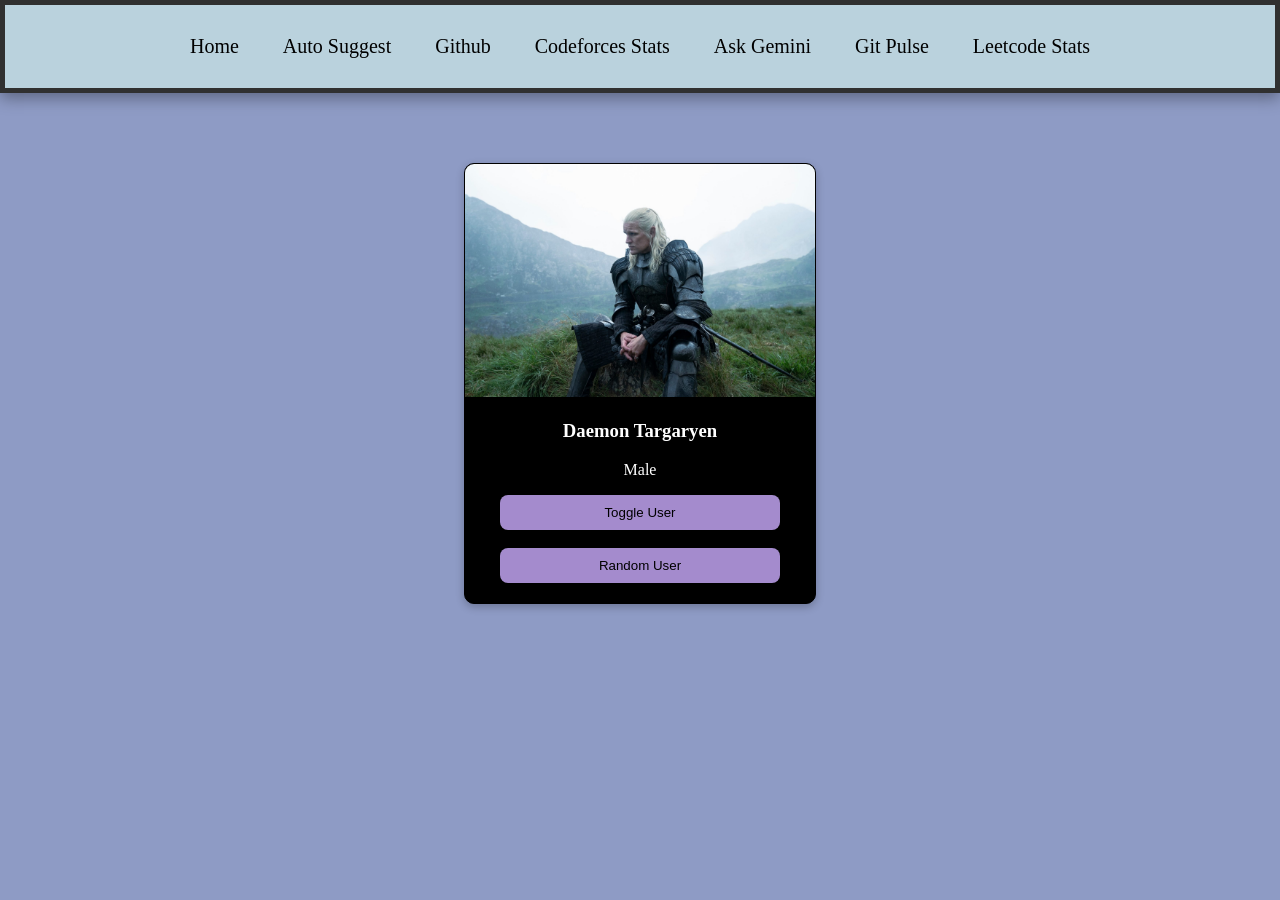
<file: target/classes/static/index.html>
<!DOCTYPE html>
<html lang="en">
<head>
    <meta charset="UTF-8">
    <meta name="viewport" content="width=device-width, initial-scale=1.0">
    <title>Auto Suggest</title>
    <link rel="stylesheet" href="index.css">
</head>
<body>
    <!-- <h1>Hello World!</h1> -->
     <div class="navbar">
        <a href="">Home</a>
        <a href="autosuggest.html" target="_blank">Auto Suggest</a>
        <a href="https://github.com/">Github</a>
        <a href="codeforces-stats (1).html" target="_blank">Codeforces Stats</a>
        <a href="ask-gemini(1).html" target="_blank">Ask Gemini</a>
        <a href="gitpulse(2).html" target="_blank">Git Pulse</a>
        <a href="leetcode-stats(1).html" target="_blank">Leetcode Stats</a>

     </div>

     <div class="card">
        <img id="user-image" src="image.png" alt="image not found">
        <h3 id="user-name">Daemon Targaryen</h3>
        <p id="user-gender">Male</p>

        <button onclick="toggleUser()" >Toggle User</button>
        <br>
        <br>
        <button onclick="randomUser()">Random User</button>
     </div>
    <script src="index.js"></script>
</body>
</html>
</file>
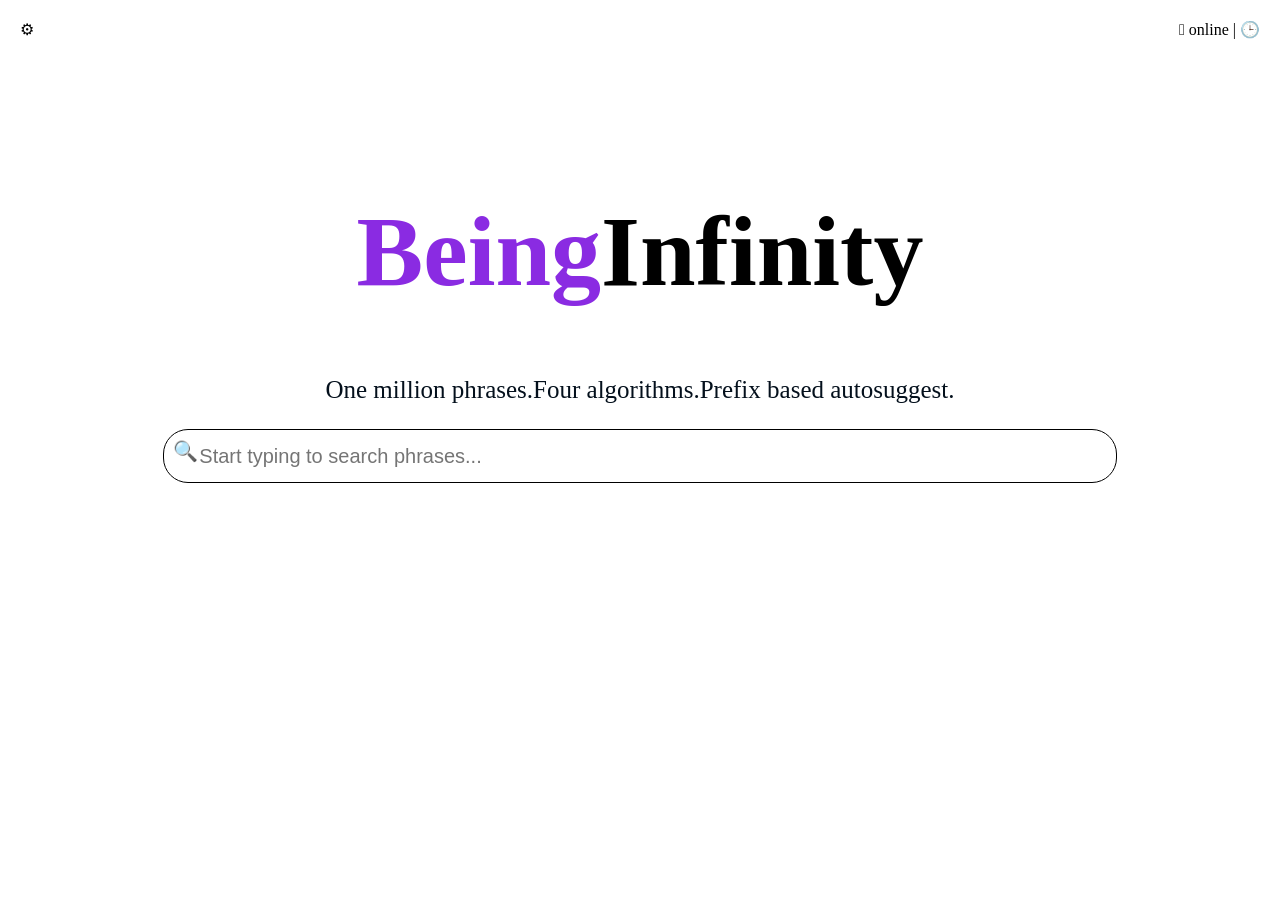
<file: target/classes/static/autosuggest.html>
<!DOCTYPE html>
<html lang="en">
<head>
    <meta charset="UTF-8">
    <meta name="viewport" content="width=device-width, initial-scale=1.0">
    <title>Auto Suggest</title>
    <style>
    body {
        text-align:center;

    }
    .gear {
        position: fixed;
        top: 20px;
        left: 20px;
    }
    .pill {
        position: fixed;
        top: 20px;
        right: 20px;
    }
    .logo {
        margin-top: 150px;
        font-size: 100px;
        color: black;
    }
    .logo-first {
        color: blueviolet;
    }
    .search-box {
        width: 75%;
        height: 50px;
        font-size: 20px;
        //top,right,bottom,left
        padding: 10px 10px 10px 30px;
        border-radius: 25px;
        border-style: solid;
        border-color: black;
        border-width: 1px;
    }
    .search-suggestions {
            width: 65%;
            margin: 8px 0 0;
            border-radius: 16px;
            box-shadow: 0 4px 12px rgb(255, 255, 255);
            overflow: hidden;
            text-align: left;
            margin: 0px auto;
        }
        .suggestion {
            padding: 10px 14px;
            border-bottom: 1px solid #f2f2f2;
            font-size: 14px;
        }
    
    .phrase {
            font-size: 25px;
            color:rgb(4, 16, 28);
    }
    .search-icon {
        position: absolute;
        padding: 10px;
        font-size: 20px;
    }
    </style>
</head>
<body>
    <span class="gear"> &#x2699; 
    </span>
    <span class="pill"> &#x20222; online | &#x1F552; </span>
    <br>
    <br>
    <h1 class = "logo"> <span class ="logo-first">Being</span>Infinity</h1>
    <p class="phrase"> One million phrases.Four algorithms.Prefix based autosuggest.
    </p> 
    <span class="search-icon"> &#128269;</span>
    <input class="search-box"  type="text" placeholder="      Start typing to search phrases...">
      <div class="search-suggestions"> 
        <br>
            <!-- <div> Data Science</div> -->
            <!-- <div> Cyber Security</div> -->
    </div> 
    
    </div>
    <script>
    function getsearchSuggestions() {
        var searchBox = document.getElementsByClassName("search-box")[0];
        var searchSuggestions = document.getElementsByClassName("search-suggestions")[0];

        var userInput = searchBox.value;
        if(userInput.trim() == "") return;
        var URL1 = "https://autosuggest-backend.onrender.com/api/autosuggest?q=";
        var URL3 = "&algorithm=brute&limit=10&weighted=false";

        var URL= URl1+ userInput+URL3;

        fetch(URL)
        .then(function(response) {
            return response.json();
        })
        .then(function(data) {
            var searchResults = "";
            var suggestions = data.results;
            for(var i=0; i<data.results.length;i++)
        {
            searchResults += "<div class='suggestion'>" + 
                suggestions[i].text + "</div>";
    } 
    searchSuggestions.innerHTML = searchResults;
    })
}
    </script>

</body>
</html>
 <!-- https://autosuggest-backend.onrender.com/api/autosuggest?q=ba&algorithm=brute&limit=10&weighted=false -->
</file>
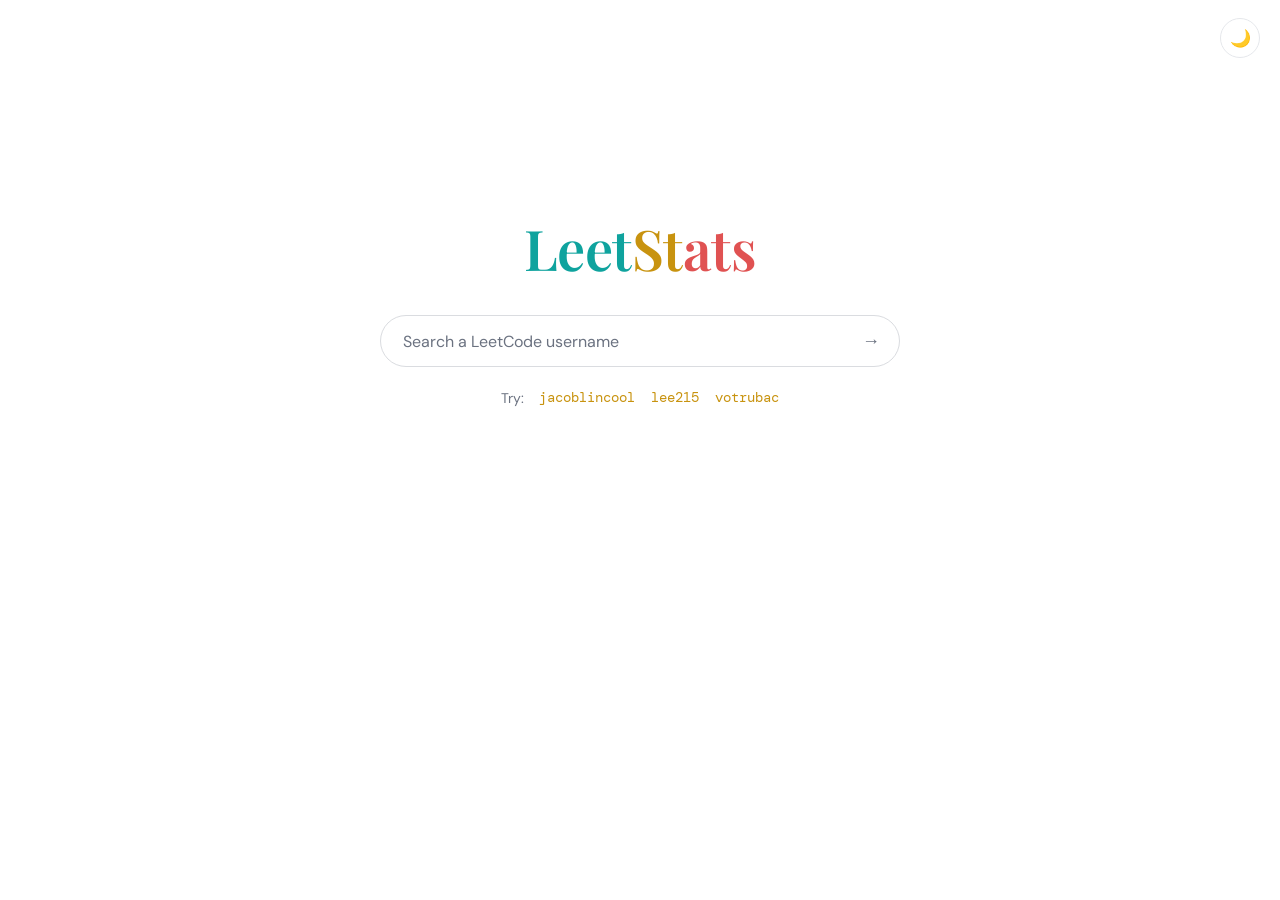
<file: target/classes/static/leetcode-stats.html>
<!DOCTYPE html>
<html lang="en" data-theme="light">
<head>
<meta charset="UTF-8">
<meta name="viewport" content="width=device-width, initial-scale=1.0">
<title>LeetStats</title>
<link rel="preconnect" href="https://fonts.googleapis.com">
<link rel="preconnect" href="https://fonts.gstatic.com" crossorigin>
<link href="https://fonts.googleapis.com/css2?family=Playfair+Display:wght@600&family=DM+Sans:wght@400;500;700&family=DM+Mono:wght@400;500&display=swap" rel="stylesheet">
<style>
  :root, [data-theme="light"] {
    --bg: #ffffff;
    --text: #1f2328;
    --muted: #6b7280;
    --line: #e5e7eb;
    --surface: #ffffff;
    --input-border: #dadce0;
    --input-shadow: rgba(32, 33, 36, 0.12);
    --track: #f0f1f3;
    --easy: #0fa39e;
    --medium: #c8930f;
    --hard: #e05252;
    --accent: #c8930f;
    --card-shadow: 0 1px 3px rgba(32, 33, 36, 0.08), 0 8px 28px rgba(32, 33, 36, 0.06);
  }
  [data-theme="dark"] {
    --bg: #0a0b0d;
    --text: #e9e7e2;
    --muted: #8b8f98;
    --line: rgba(255, 255, 255, 0.09);
    --surface: #121418;
    --input-border: rgba(255, 255, 255, 0.14);
    --input-shadow: rgba(0, 0, 0, 0.5);
    --track: rgba(255, 255, 255, 0.08);
    --easy: #3ddad7;
    --medium: #e3b341;
    --hard: #ff6b6b;
    --accent: #e3b341;
    --card-shadow: 0 20px 50px rgba(0, 0, 0, 0.45);
  }

  * { margin: 0; padding: 0; box-sizing: border-box; }

  html, body { height: 100%; }

  body {
    background: var(--bg);
    color: var(--text);
    font-family: "DM Sans", system-ui, sans-serif;
    display: flex;
    flex-direction: column;
    align-items: center;
    transition: background 0.25s, color 0.25s;
  }

  /* theme toggle, top right */
  .theme-toggle {
    position: fixed;
    top: 18px;
    right: 20px;
    width: 40px;
    height: 40px;
    border-radius: 50%;
    border: 1px solid var(--line);
    background: var(--surface);
    color: var(--text);
    font-size: 17px;
    cursor: pointer;
    display: flex;
    align-items: center;
    justify-content: center;
    transition: background 0.25s, border-color 0.25s, transform 0.15s;
    z-index: 10;
  }
  .theme-toggle:hover { transform: scale(1.06); }
  .theme-toggle:focus-visible { outline: 2px solid var(--accent); outline-offset: 2px; }

  main {
    width: 100%;
    max-width: 640px;
    padding: 0 24px 64px;
    display: flex;
    flex-direction: column;
    align-items: center;
    /* Google-style: sits a bit above vertical center when idle */
    margin-top: clamp(96px, 24vh, 210px);
    transition: margin-top 0.45s cubic-bezier(0.3, 0.8, 0.3, 1);
  }
  body.has-result main { margin-top: 72px; }

  .wordmark {
    font-family: "Playfair Display", serif;
    font-weight: 600;
    font-size: clamp(40px, 8vw, 56px);
    letter-spacing: -0.01em;
    margin-bottom: 30px;
    user-select: none;
  }
  .wordmark .l { color: var(--easy); }
  .wordmark .e { color: var(--medium); }
  .wordmark .t { color: var(--hard); }

  /* search */
  .search {
    width: 100%;
    max-width: 520px;
    display: flex;
    align-items: center;
    gap: 12px;
    background: var(--surface);
    border: 1px solid var(--input-border);
    border-radius: 999px;
    padding: 0 8px 0 22px;
    height: 52px;
    transition: box-shadow 0.2s, border-color 0.2s, background 0.25s;
  }
  .search:focus-within {
    box-shadow: 0 2px 10px var(--input-shadow);
    border-color: transparent;
  }
  [data-theme="dark"] .search:focus-within { border-color: var(--accent); box-shadow: none; }

  .search input {
    flex: 1;
    min-width: 0;
    border: none;
    outline: none;
    background: transparent;
    color: var(--text);
    font-family: "DM Mono", monospace;
    font-size: 16px;
  }
  .search input::placeholder { color: var(--muted); font-family: "DM Sans", sans-serif; }

  .search button {
    border: none;
    background: transparent;
    color: var(--muted);
    font-size: 18px;
    width: 40px;
    height: 40px;
    border-radius: 50%;
    cursor: pointer;
    display: flex;
    align-items: center;
    justify-content: center;
    transition: color 0.15s, background 0.15s;
  }
  .search button:hover { color: var(--accent); background: var(--track); }
  .search button:focus-visible { outline: 2px solid var(--accent); outline-offset: 1px; }
  .search button:disabled { opacity: 0.45; cursor: wait; }

  .try {
    margin-top: 20px;
    font-size: 14px;
    color: var(--muted);
    display: flex;
    gap: 14px;
    align-items: center;
    flex-wrap: wrap;
    justify-content: center;
  }
  .try button {
    background: none;
    border: none;
    padding: 2px 1px;
    color: var(--accent);
    font-family: "DM Mono", monospace;
    font-size: 13.5px;
    cursor: pointer;
    border-bottom: 1px dashed transparent;
    transition: border-color 0.15s;
  }
  .try button:hover { border-bottom-color: var(--accent); }
  .try button:focus-visible { outline: 2px solid var(--accent); outline-offset: 2px; }

  /* states */
  .loader {
    margin-top: 52px;
    width: 34px; height: 34px;
    border: 3px solid var(--track);
    border-top-color: var(--accent);
    border-radius: 50%;
    animation: spin 0.8s linear infinite;
  }
  @keyframes spin { to { transform: rotate(360deg); } }

  .error {
    margin-top: 44px;
    text-align: center;
    color: var(--muted);
    font-size: 14.5px;
    line-height: 1.6;
    max-width: 420px;
  }
  .error b { color: var(--hard); font-weight: 700; display: block; margin-bottom: 4px; }

  /* card */
  .card {
    width: 100%;
    margin-top: 44px;
    background: var(--surface);
    border: 1px solid var(--line);
    border-radius: 18px;
    padding: 30px 34px;
    box-shadow: var(--card-shadow);
    animation: rise 0.45s cubic-bezier(0.2, 0.7, 0.3, 1) both;
    transition: background 0.25s, border-color 0.25s;
  }
  @keyframes rise {
    from { opacity: 0; transform: translateY(14px); }
    to   { opacity: 1; transform: translateY(0); }
  }

  .card-head {
    display: flex;
    justify-content: space-between;
    align-items: baseline;
    gap: 10px;
    flex-wrap: wrap;
    margin-bottom: 26px;
  }
  .card-head a {
    font-family: "Playfair Display", serif;
    font-size: 23px;
    font-weight: 600;
    color: var(--text);
    text-decoration: none;
  }
  .card-head a:hover { color: var(--accent); }
  .card-head .rank {
    font-family: "DM Mono", monospace;
    font-size: 13px;
    color: var(--muted);
  }
  .card-head .rank b { color: var(--accent); font-weight: 500; }

  .card-body {
    display: grid;
    grid-template-columns: 168px 1fr;
    gap: 34px;
    align-items: center;
  }

  .ring-wrap { position: relative; width: 168px; height: 168px; margin: 0 auto; }
  .ring-wrap svg { transform: rotate(-90deg); display: block; }
  .ring-track { fill: none; stroke: var(--track); stroke-width: 9; }
  .ring-fill {
    fill: none;
    stroke: var(--accent);
    stroke-width: 9;
    stroke-linecap: round;
    transition: stroke-dashoffset 1.1s cubic-bezier(0.3, 0.8, 0.3, 1), stroke 0.25s;
  }
  .ring-center {
    position: absolute; inset: 0;
    display: flex; flex-direction: column;
    align-items: center; justify-content: center;
  }
  .ring-center .big {
    font-family: "DM Mono", monospace;
    font-size: 36px;
    line-height: 1;
  }
  .ring-center .small {
    color: var(--muted);
    font-size: 11.5px;
    margin-top: 6px;
    letter-spacing: 0.06em;
    text-transform: uppercase;
  }

  .bars { display: flex; flex-direction: column; gap: 18px; }
  .bar-top {
    display: flex;
    justify-content: space-between;
    align-items: baseline;
    margin-bottom: 7px;
  }
  .bar-top .label {
    font-size: 12.5px;
    font-weight: 700;
    letter-spacing: 0.09em;
    text-transform: uppercase;
  }
  .bar-top .nums {
    font-family: "DM Mono", monospace;
    font-size: 13px;
    color: var(--muted);
  }
  .bar-top .nums b { color: var(--text); font-weight: 500; }
  .bar-track { height: 7px; border-radius: 99px; background: var(--track); overflow: hidden; }
  .bar-fill { height: 100%; width: 0; border-radius: 99px; transition: width 1.1s cubic-bezier(0.3, 0.8, 0.3, 1); }
  .easy   .label { color: var(--easy); }   .easy   .bar-fill { background: var(--easy); }
  .medium .label { color: var(--medium); } .medium .bar-fill { background: var(--medium); }
  .hard   .label { color: var(--hard); }   .hard   .bar-fill { background: var(--hard); }

  .hidden { display: none !important; }

  @media (max-width: 540px) {
    .card { padding: 24px 20px; }
    .card-body { grid-template-columns: 1fr; gap: 26px; }
  }

  @media (prefers-reduced-motion: reduce) {
    * { animation: none !important; transition: none !important; }
  }
</style>
</head>
<body>
  <button class="theme-toggle" id="theme-toggle" aria-label="Switch theme" title="Switch theme">🌙</button>

  <main>
    <h1 class="wordmark"><span class="l">Leet</span><span class="e">St</span><span class="t">ats</span></h1>

    <div class="search">
      <input id="username" type="text" placeholder="Search a LeetCode username" autocomplete="off" spellcheck="false" aria-label="LeetCode username">
      <button id="go" aria-label="Fetch stats" title="Fetch stats">→</button>
    </div>

    <div class="try">
      <span>Try:</span>
      <button data-u="jacoblincool">jacoblincool</button>
      <button data-u="lee215">lee215</button>
      <button data-u="votrubac">votrubac</button>
    </div>

    <div id="loading" class="loader hidden" role="status" aria-label="Loading"></div>

    <div id="error" class="error hidden" role="alert">
      <b>Couldn't fetch that profile</b>
      <span id="error-msg"></span>
    </div>

    <section id="card" class="card hidden" aria-live="polite">
      <div class="card-head">
        <a id="profile-link" href="#" target="_blank" rel="noopener"></a>
        <span class="rank">Rank <b id="ranking">—</b></span>
      </div>
      <div class="card-body">
        <div class="ring-wrap">
          <svg width="168" height="168" viewBox="0 0 168 168" aria-hidden="true">
            <circle class="ring-track" cx="84" cy="84" r="74"></circle>
            <circle class="ring-fill" id="ring" cx="84" cy="84" r="74"></circle>
          </svg>
          <div class="ring-center">
            <div class="big" id="total-solved">0</div>
            <div class="small" id="total-label">solved</div>
          </div>
        </div>
        <div class="bars">
          <div class="bar-row easy">
            <div class="bar-top"><span class="label">Easy</span>
              <span class="nums"><b id="easy-solved">0</b> / <span id="easy-total">0</span></span></div>
            <div class="bar-track"><div class="bar-fill" id="easy-bar"></div></div>
          </div>
          <div class="bar-row medium">
            <div class="bar-top"><span class="label">Medium</span>
              <span class="nums"><b id="medium-solved">0</b> / <span id="medium-total">0</span></span></div>
            <div class="bar-track"><div class="bar-fill" id="medium-bar"></div></div>
          </div>
          <div class="bar-row hard">
            <div class="bar-top"><span class="label">Hard</span>
              <span class="nums"><b id="hard-solved">0</b> / <span id="hard-total">0</span></span></div>
            <div class="bar-track"><div class="bar-fill" id="hard-bar"></div></div>
          </div>
        </div>
      </div>
    </section>
  </main>

<script>
(function () {
  "use strict";

  /* ---------- theme ---------- */
  var root = document.documentElement;
  var toggle = document.getElementById("theme-toggle");
  var prefersDark = window.matchMedia("(prefers-color-scheme: dark)").matches;
  setTheme(prefersDark ? "dark" : "light");

  function setTheme(t) {
    root.setAttribute("data-theme", t);
    toggle.textContent = t === "dark" ? "☀️" : "🌙";
  }
  toggle.addEventListener("click", function () {
    setTheme(root.getAttribute("data-theme") === "dark" ? "light" : "dark");
  });

  /* ---------- elements ---------- */
  var input = document.getElementById("username");
  var goBtn = document.getElementById("go");
  var loadingEl = document.getElementById("loading");
  var errorEl = document.getElementById("error");
  var errorMsg = document.getElementById("error-msg");
  var cardEl = document.getElementById("card");

  var RING_R = 74;
  var RING_C = 2 * Math.PI * RING_R;
  var ring = document.getElementById("ring");
  ring.setAttribute("stroke-dasharray", RING_C);
  ring.setAttribute("stroke-dashoffset", RING_C);

  /* ---------- data sources (tried in order) ---------- */
  var SOURCES = [
    {
      url: function (u) { return "https://leetcode-api-faisalshohag.vercel.app/" + encodeURIComponent(u); },
      parse: function (d) {
        if (!d || d.errors || d.totalSolved === undefined) return null;
        return pick(d);
      }
    },
    {
      url: function (u) { return "https://alfa-leetcode-api.onrender.com/userProfile/" + encodeURIComponent(u); },
      parse: function (d) {
        if (!d || d.errors || d.totalSolved === undefined) return null;
        return pick(d);
      }
    },
    {
      url: function (u) { return "https://leetcode-stats-api.herokuapp.com/" + encodeURIComponent(u); },
      parse: function (d) {
        if (!d || d.status !== "success") return null;
        return pick(d);
      }
    }
  ];

  function pick(d) {
    return {
      totalSolved: d.totalSolved, totalQuestions: d.totalQuestions,
      easySolved: d.easySolved, totalEasy: d.totalEasy,
      mediumSolved: d.mediumSolved, totalMedium: d.totalMedium,
      hardSolved: d.hardSolved, totalHard: d.totalHard,
      ranking: d.ranking
    };
  }

  function fetchWithTimeout(url, ms) {
    var ctrl = new AbortController();
    var t = setTimeout(function () { ctrl.abort(); }, ms);
    return fetch(url, { signal: ctrl.signal })
      .then(function (r) { return r.json(); })
      .finally(function () { clearTimeout(t); });
  }

  function fetchStats(username) {
    var i = 0;
    function tryNext() {
      if (i >= SOURCES.length) return Promise.reject(new Error("all sources failed"));
      var src = SOURCES[i++];
      return fetchWithTimeout(src.url(username), 12000)
        .then(function (json) {
          var parsed = src.parse(json);
          return parsed || tryNext();
        })
        .catch(function () { return tryNext(); });
    }
    return tryNext();
  }

  /* ---------- rendering ---------- */
  function fmt(n) {
    if (n === null || n === undefined || isNaN(n)) return "—";
    return Number(n).toLocaleString("en-US");
  }

  function countUp(el, target, ms) {
    var reduce = window.matchMedia("(prefers-reduced-motion: reduce)").matches;
    if (reduce || !target) { el.textContent = fmt(target || 0); return; }
    var start = performance.now();
    (function step(now) {
      var p = Math.min(((now || performance.now()) - start) / ms, 1);
      var eased = 1 - Math.pow(1 - p, 3);
      el.textContent = fmt(Math.round(target * eased));
      if (p < 1) requestAnimationFrame(step);
    })();
  }

  function setBar(id, solved, total) {
    var pct = total > 0 ? (solved / total) * 100 : 0;
    document.getElementById(id).style.width = Math.max(pct, solved > 0 ? 2 : 0) + "%";
  }

  function render(username, s) {
    var link = document.getElementById("profile-link");
    link.textContent = username;
    link.href = "https://leetcode.com/u/" + encodeURIComponent(username) + "/";

    document.getElementById("ranking").textContent = "#" + fmt(s.ranking);
    document.getElementById("total-label").textContent = "of " + fmt(s.totalQuestions);
    document.getElementById("easy-solved").textContent = fmt(s.easySolved);
    document.getElementById("easy-total").textContent = fmt(s.totalEasy);
    document.getElementById("medium-solved").textContent = fmt(s.mediumSolved);
    document.getElementById("medium-total").textContent = fmt(s.totalMedium);
    document.getElementById("hard-solved").textContent = fmt(s.hardSolved);
    document.getElementById("hard-total").textContent = fmt(s.totalHard);

    document.body.classList.add("has-result");
    cardEl.classList.remove("hidden");

    requestAnimationFrame(function () {
      requestAnimationFrame(function () {
        countUp(document.getElementById("total-solved"), s.totalSolved, 1100);
        var pct = s.totalQuestions > 0 ? s.totalSolved / s.totalQuestions : 0;
        ring.setAttribute("stroke-dashoffset", RING_C * (1 - pct));
        setBar("easy-bar", s.easySolved, s.totalEasy);
        setBar("medium-bar", s.mediumSolved, s.totalMedium);
        setBar("hard-bar", s.hardSolved, s.totalHard);
      });
    });
  }

  function resetCard() {
    ring.setAttribute("stroke-dashoffset", RING_C);
    ["easy-bar", "medium-bar", "hard-bar"].forEach(function (id) {
      document.getElementById(id).style.width = "0";
    });
    document.getElementById("total-solved").textContent = "0";
  }

  /* ---------- flow ---------- */
  var busy = false;

  function lookup(username) {
    username = (username || "").trim();
    if (!username || busy) return;
    busy = true;

    input.value = username;
    goBtn.disabled = true;
    errorEl.classList.add("hidden");
    cardEl.classList.add("hidden");
    resetCard();
    loadingEl.classList.remove("hidden");

    fetchStats(username)
      .then(function (stats) {
        loadingEl.classList.add("hidden");
        render(username, stats);
      })
      .catch(function () {
        loadingEl.classList.add("hidden");
        errorMsg.textContent = 'No stats found for "' + username +
          '". Check the spelling, or the public stats APIs may be briefly busy — try again in a moment.';
        errorEl.classList.remove("hidden");
      })
      .finally(function () {
        goBtn.disabled = false;
        busy = false;
      });
  }

  goBtn.addEventListener("click", function () { lookup(input.value); });
  input.addEventListener("keydown", function (e) { if (e.key === "Enter") lookup(input.value); });
  document.querySelectorAll(".try button").forEach(function (b) {
    b.addEventListener("click", function () { lookup(b.dataset.u); });
  });
})();
</script>
</body>
</html>
</file>
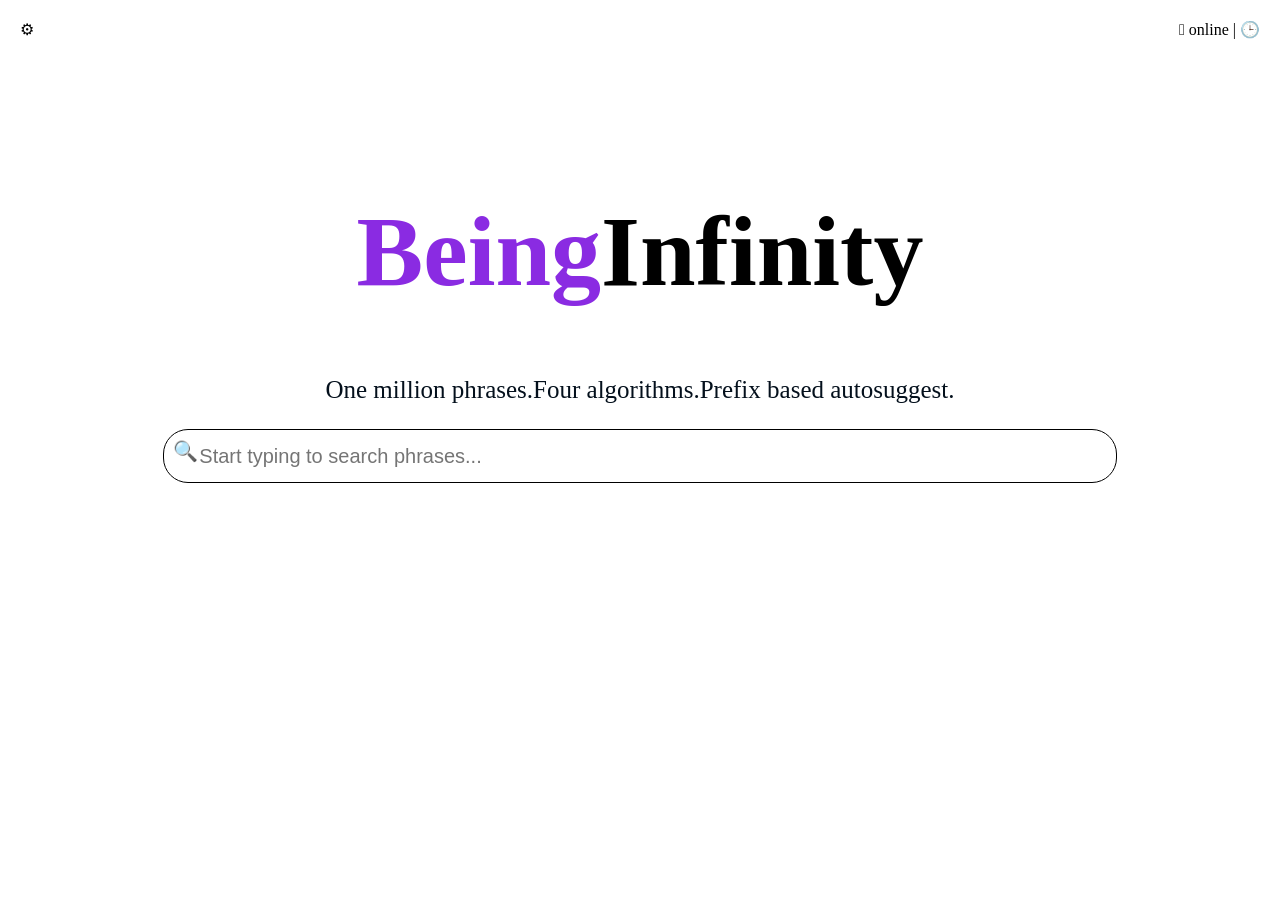
<file: src/main/resources/static/autosuggest.html>
<!DOCTYPE html>
<html lang="en">
<head>
    <meta charset="UTF-8">
    <meta name="viewport" content="width=device-width, initial-scale=1.0">
    <title>Auto Suggest</title>
    <style>
    body {
        text-align:center;

    }
    .gear {
        position: fixed;
        top: 20px;
        left: 20px;
    }
    .pill {
        position: fixed;
        top: 20px;
        right: 20px;
    }
    .logo {
        margin-top: 150px;
        font-size: 100px;
        color: black;
    }
    .logo-first {
        color: blueviolet;
    }
    .search-box {
        width: 75%;
        height: 50px;
        font-size: 20px;
        //top,right,bottom,left
        padding: 10px 10px 10px 30px;
        border-radius: 25px;
        border-style: solid;
        border-color: black;
        border-width: 1px;
    }
    .search-suggestions {
            width: 65%;
            margin: 8px 0 0;
            border-radius: 16px;
            box-shadow: 0 4px 12px rgb(255, 255, 255);
            overflow: hidden;
            text-align: left;
            margin: 0px auto;
        }
        .suggestion {
            padding: 10px 14px;
            border-bottom: 1px solid #f2f2f2;
            font-size: 14px;
        }
    
    .phrase {
            font-size: 25px;
            color:rgb(4, 16, 28);
    }
    .search-icon {
        position: absolute;
        padding: 10px;
        font-size: 20px;
    }
    </style>
</head>
<body>
    <span class="gear"> &#x2699; 
    </span>
    <span class="pill"> &#x20222; online | &#x1F552; </span>
    <br>
    <br>
    <h1 class = "logo"> <span class ="logo-first">Being</span>Infinity</h1>
    <p class="phrase"> One million phrases.Four algorithms.Prefix based autosuggest.
    </p> 
    <span class="search-icon"> &#128269;</span>
    <input class="search-box"  type="text" placeholder="      Start typing to search phrases...">
      <div class="search-suggestions"> 
        <br>
            <!-- <div> Data Science</div> -->
            <!-- <div> Cyber Security</div> -->
    </div> 
    
    </div>
    <script>
    function getsearchSuggestions() {
        var searchBox = document.getElementsByClassName("search-box")[0];
        var searchSuggestions = document.getElementsByClassName("search-suggestions")[0];

        var userInput = searchBox.value;
        if(userInput.trim() == "") return;
        var URL1 = "https://autosuggest-backend.onrender.com/api/autosuggest?q=";
        var URL3 = "&algorithm=brute&limit=10&weighted=false";

        var URL= URl1+ userInput+URL3;

        fetch(URL)
        .then(function(response) {
            return response.json();
        })
        .then(function(data) {
            var searchResults = "";
            var suggestions = data.results;
            for(var i=0; i<data.results.length;i++)
        {
            searchResults += "<div class='suggestion'>" + 
                suggestions[i].text + "</div>";
    } 
    searchSuggestions.innerHTML = searchResults;
    })
}
    </script>

</body>
</html>
</file>
<file: target/classes/static/index.css>
body{
    margin: 0;
    background-color: rgb(142, 155, 197);

}
h1{
    color:aqua;

}
.navbar{
    border-style: solid;
    border-width: 5px;
    border-color: rgb(48, 48, 48);
    padding: 30px;
    text-align: center;
    background-color: rgb(186, 210, 221);
    box-shadow: rgba(0, 0, 0, 0.35) 0px 5px 15px;
}
.navbar a{
    padding: 20px;
    text-decoration: none;
    color: black;
    font-size: 20px;
}
.navbar a:hover{
    color: rgb(225, 206, 206);
    background-color: rgb(17, 88, 143);
}
.card{
    border: 1px solid black;
    width: 350px;
    border-radius: 10px;
    text-align: center;
    color: white;
    margin-top: 70px;
    overflow: hidden;
    margin-left: auto;
    margin-right: auto;
    margin-bottom: 20px;
    padding-bottom: 20px;
    background-color: black;
    box-shadow: rgba(0, 0, 0, 0.24) 0px 3px 8px;
}
.card img{
    width: 100%;
}
.card button{
    border: none;
    padding: 10px;
    width: 80%;
    border-radius: 8px;
    text-align: center;
    color: rgb(0, 0, 0);
    background-color: rgb(164, 139, 205);
}
</file>
